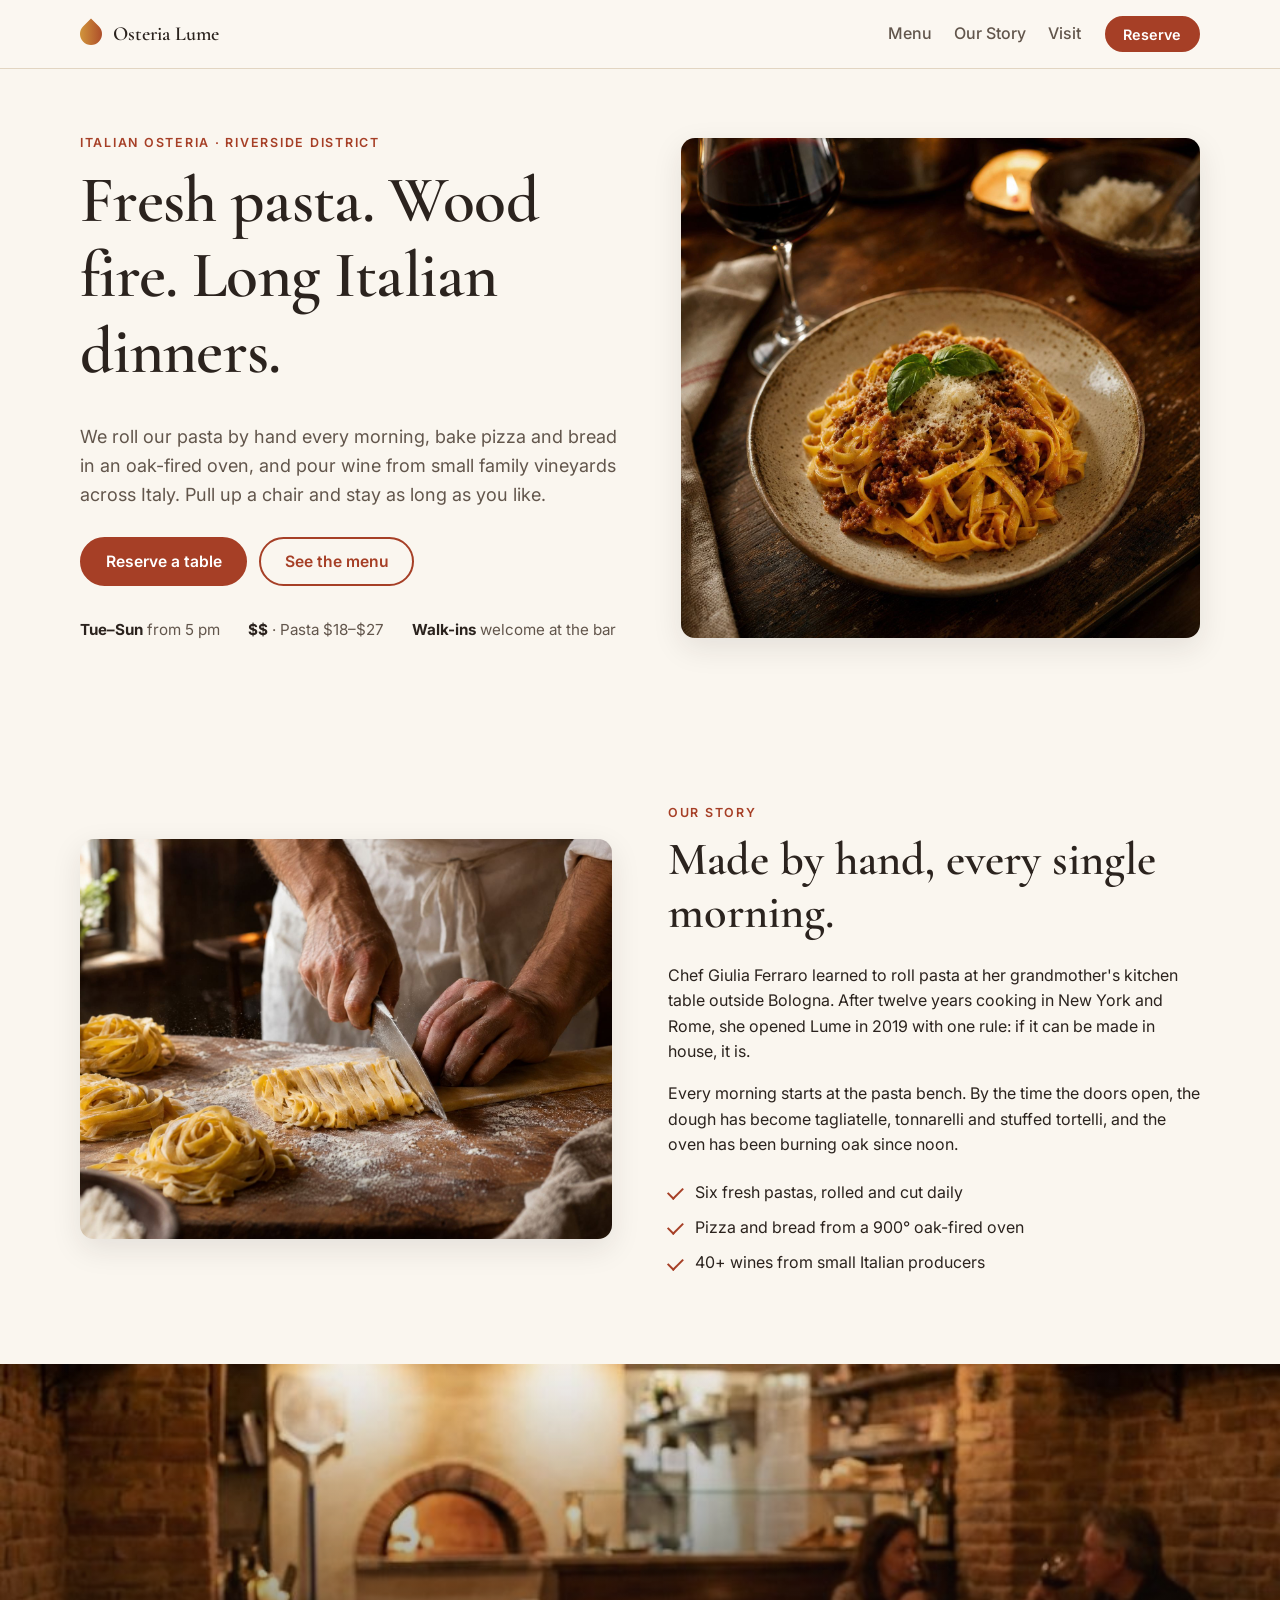
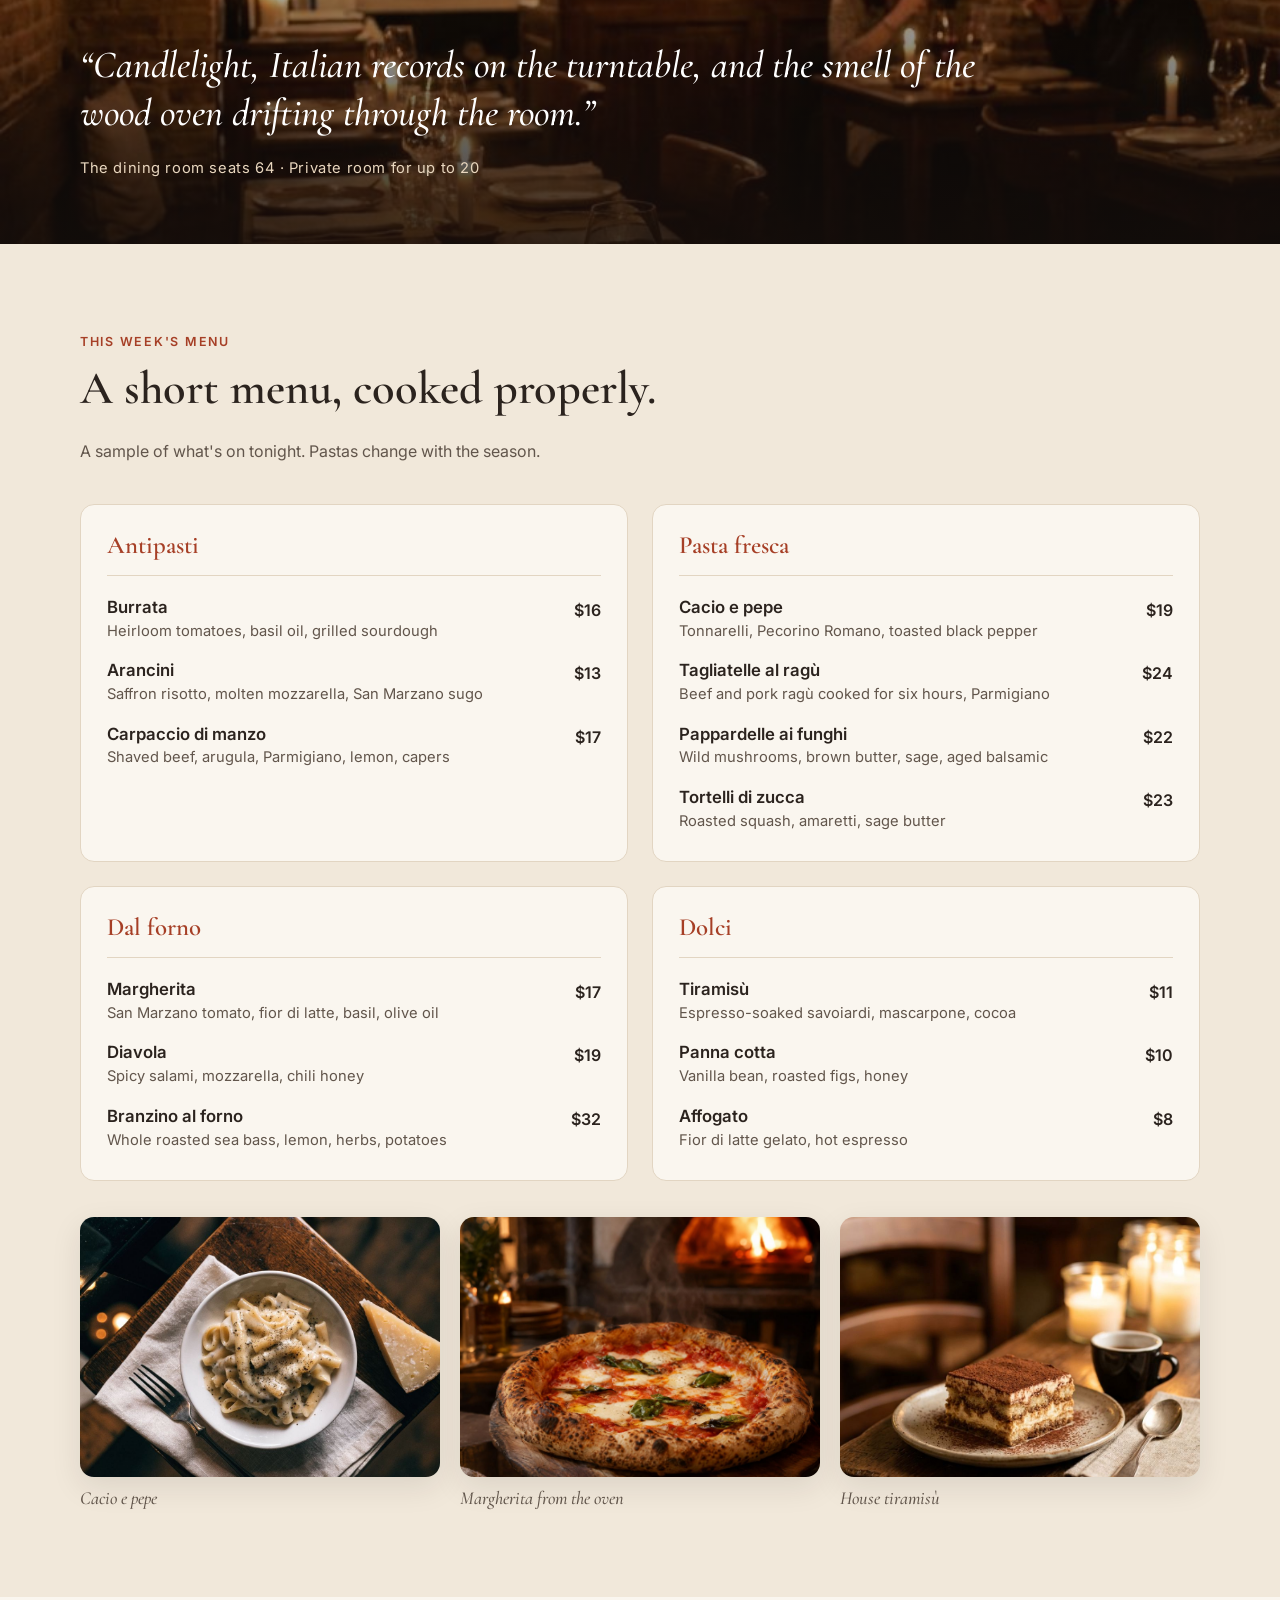
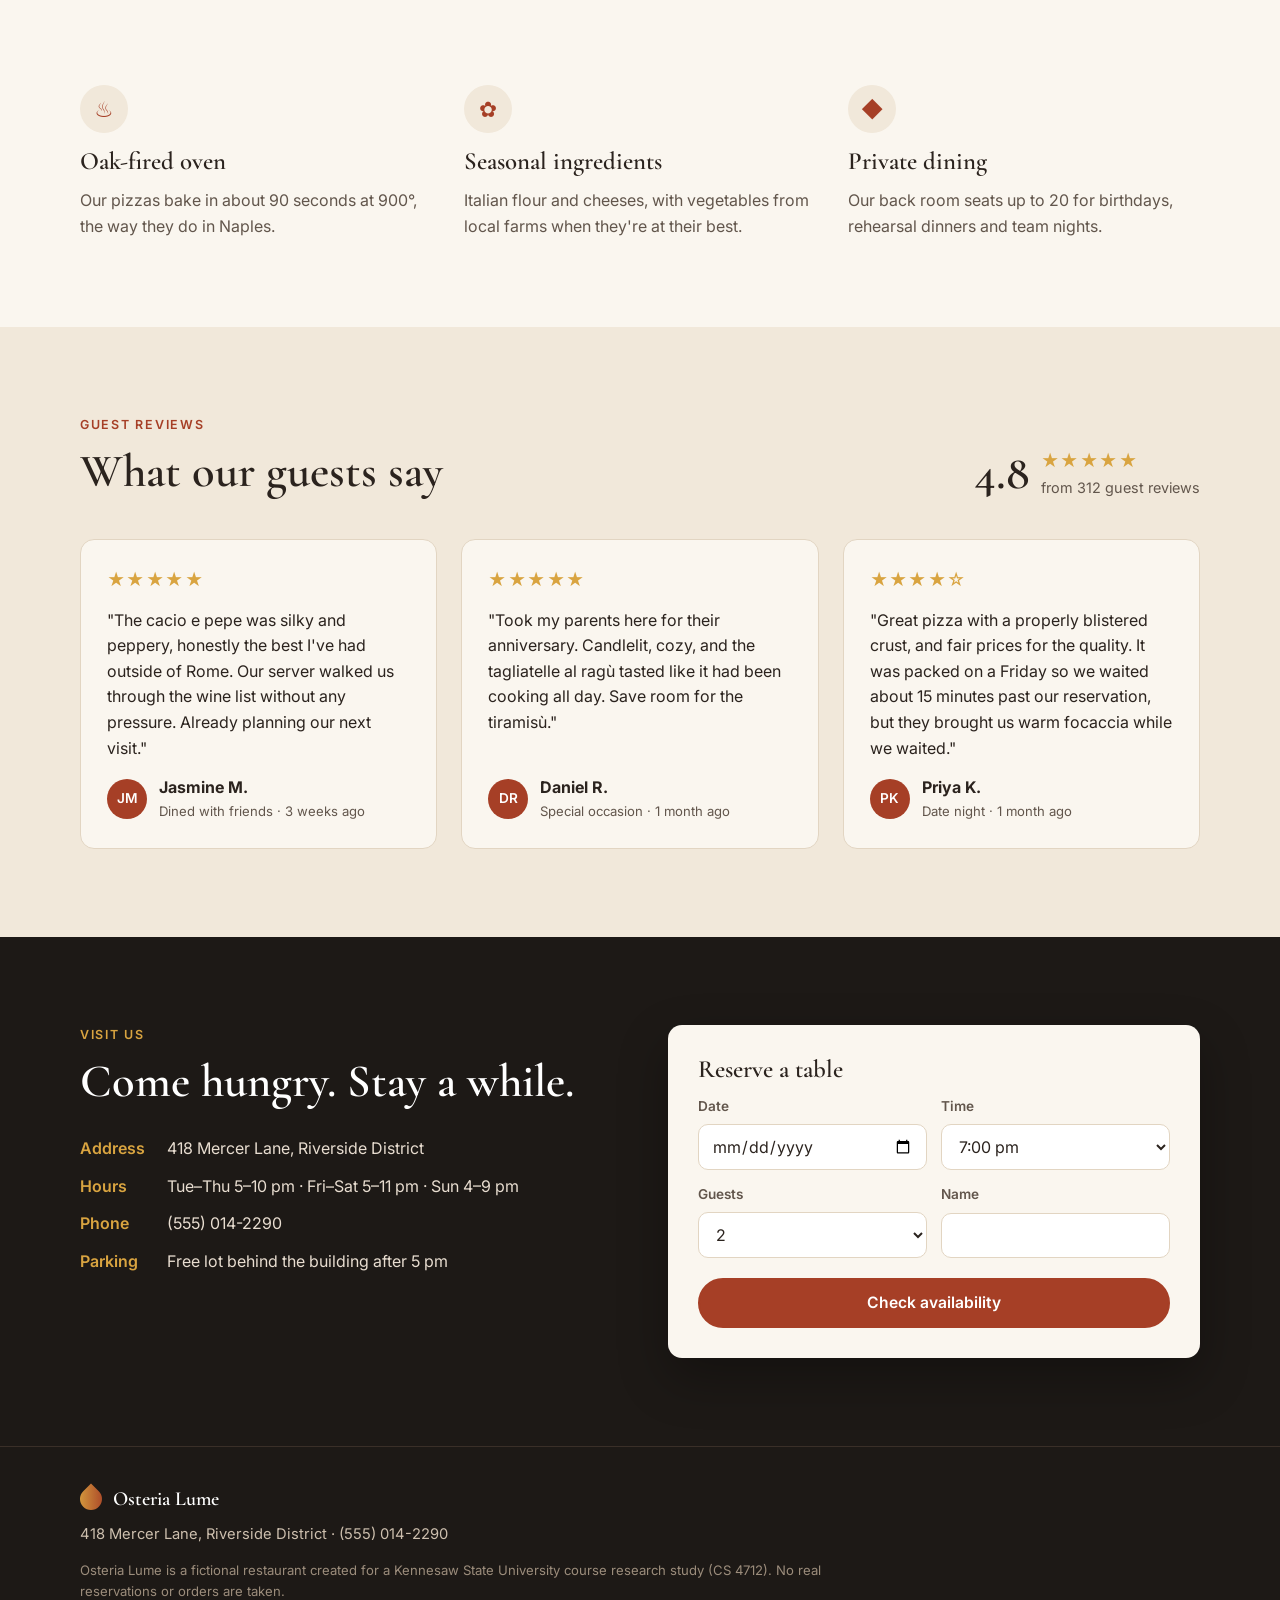
<file: index.html>
<!doctype html>
<html lang="en">
<head>
  <meta charset="utf-8">
  <meta name="viewport" content="width=device-width, initial-scale=1">
  <meta name="robots" content="noindex, nofollow">
  <title>Osteria Lume</title>
  <style>body{margin:0;min-height:100vh;display:grid;place-items:center;background:#fbf7f1;color:#2a211c;font:16px system-ui,sans-serif}</style>
  <script>
    // Random assignment: each visitor is sent to version A or B (50/50).
    // The choice is remembered on that browser so a refresh shows the same version.
    // For your own testing only: add ?v=A or ?v=B to the link (not remembered).
    (function () {
      var pages = { A: "p/7f3a.html", B: "p/c91e.html" };
      var forced = new URLSearchParams(location.search).get("v");
      var g = (forced === "A" || forced === "B") ? forced : null;
      if (!g) {
        try { g = localStorage.getItem("lume_group"); } catch (e) {}
        if (g !== "A" && g !== "B") {
          g = Math.random() < 0.5 ? "A" : "B";
          try { localStorage.setItem("lume_group", g); } catch (e) {}
        }
      }
      location.replace(pages[g]);
    })();
  </script>
</head>
<body>
  <p>Loading&hellip; <noscript>Please <a href="p/7f3a.html">continue here</a>.</noscript></p>
</body>
</html>
</file>
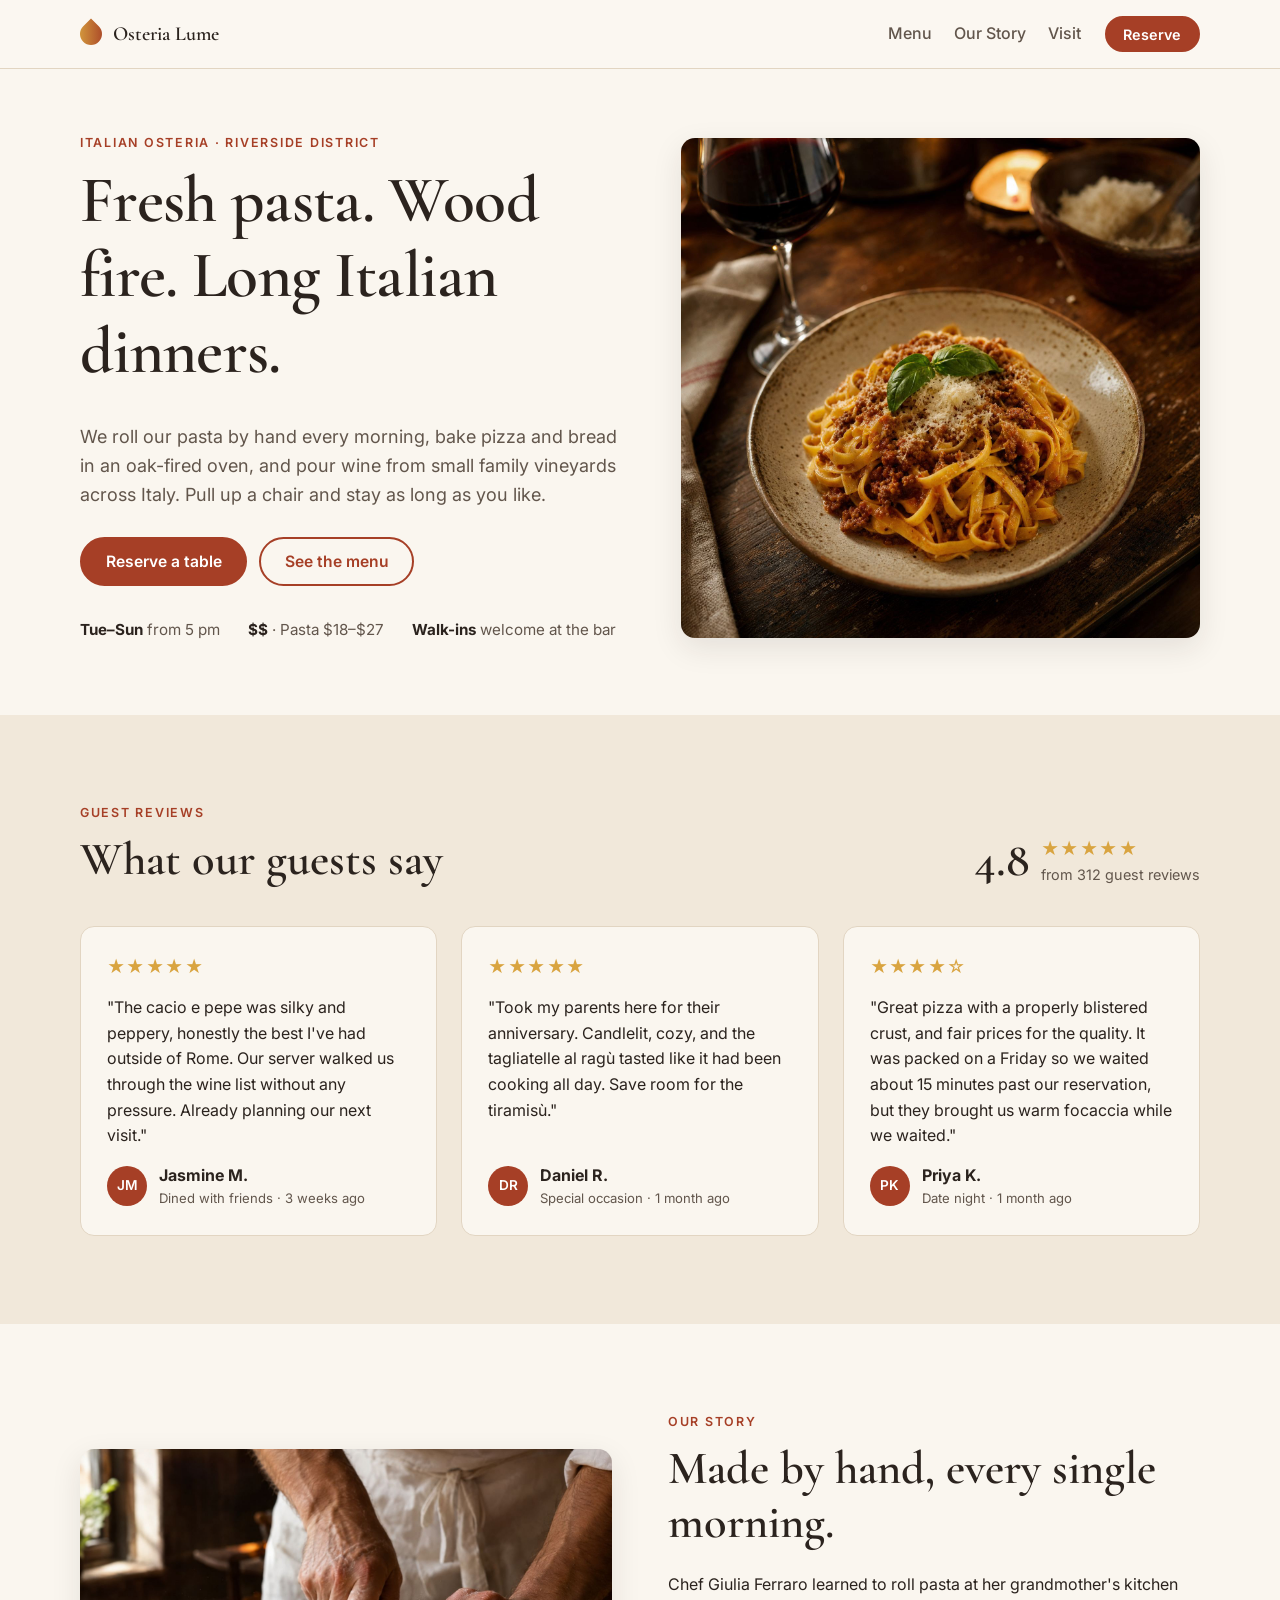
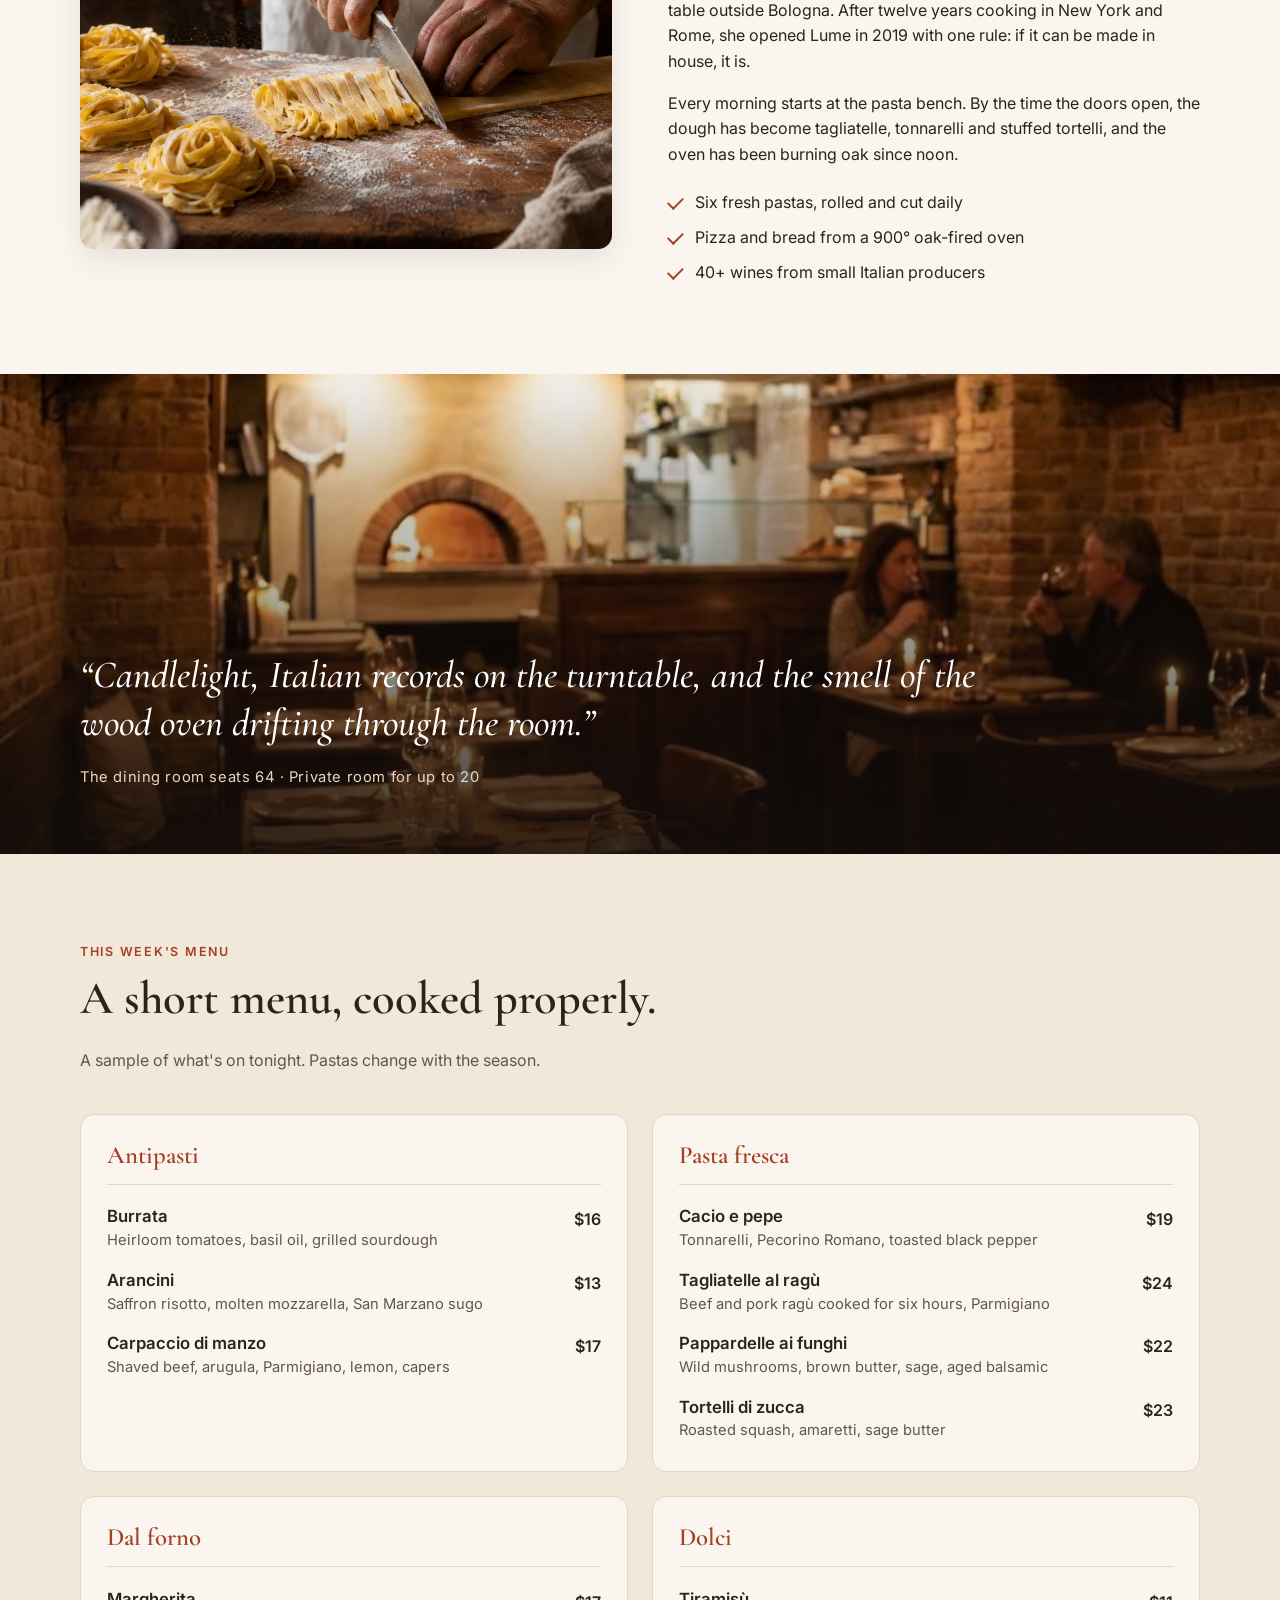
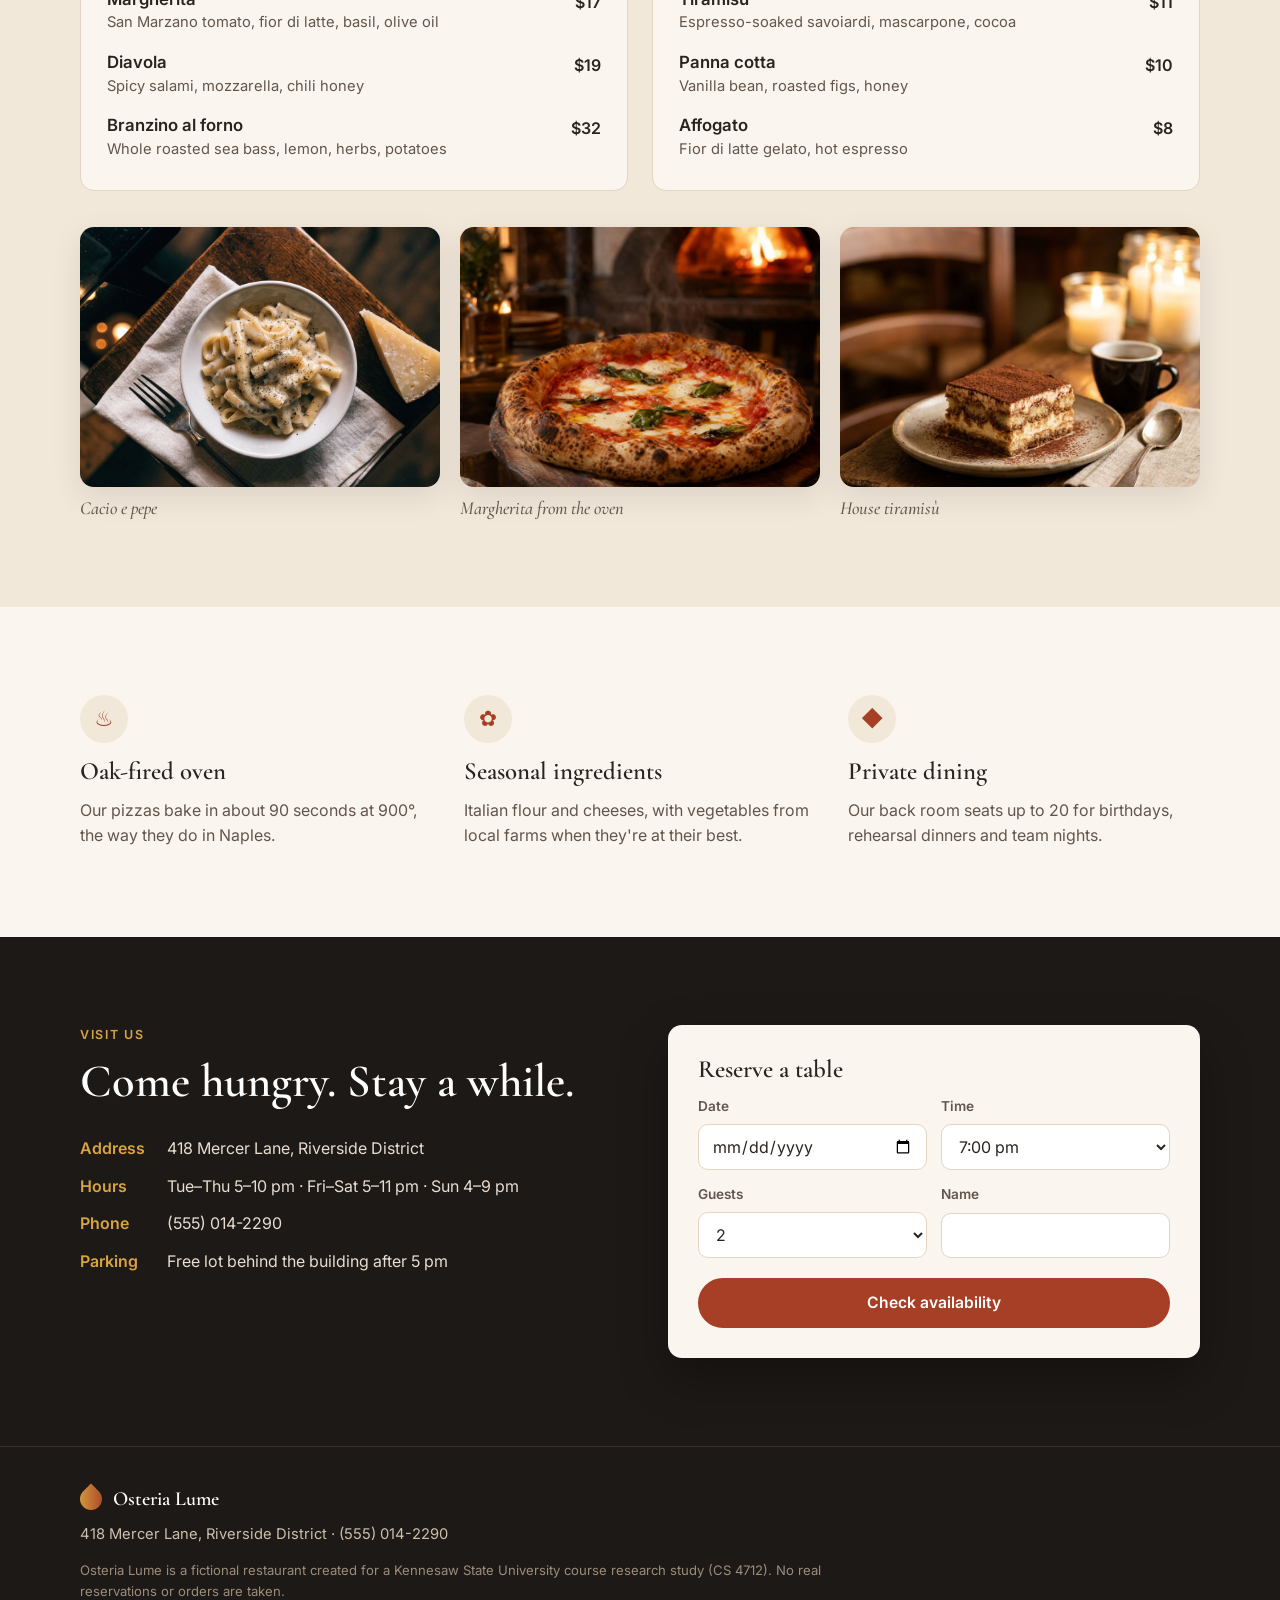
<file: p/7f3a.html>
<!doctype html>
<html lang="en">
<head>
  <meta charset="utf-8">
  <meta name="viewport" content="width=device-width, initial-scale=1">
  <meta name="robots" content="noindex, nofollow">
  <title>Osteria Lume | Handmade Pasta &amp; Wood-Fired Kitchen</title>
  <meta name="description" content="Osteria Lume: handmade pasta, a wood-fired oven and long Italian dinners. Reserve a table.">
  <link rel="preconnect" href="https://fonts.googleapis.com">
  <link rel="preconnect" href="https://fonts.gstatic.com" crossorigin>
  <link href="https://fonts.googleapis.com/css2?family=Cormorant+Garamond:ital,wght@0,500;0,600;1,500&family=Inter:wght@400;500;600&display=swap" rel="stylesheet">
  <link rel="stylesheet" href="../assets/styles.css">
</head>
<body data-group="A">

  <header class="nav">
    <div class="wrap nav__inner">
      <a class="logo" href="#top"><span class="logo__mark" aria-hidden="true"></span>Osteria Lume</a>
      <nav class="nav__links" aria-label="Main">
        <a href="#menu">Menu</a>
        <a href="#story">Our Story</a>
        <a href="#visit">Visit</a>
      </nav>
      <a class="btn btn--small" href="#reserve">Reserve</a>
    </div>
  </header>

  <main id="top">
    <section class="hero">
      <div class="wrap hero__inner">
        <div class="hero__copy">
          <p class="eyebrow">Italian osteria &middot; Riverside District</p>
          <h1>Fresh pasta. Wood fire. Long Italian dinners.</h1>
          <p class="lead">We roll our pasta by hand every morning, bake pizza and bread in an oak-fired oven, and pour wine from small family vineyards across Italy. Pull up a chair and stay as long as you like.</p>
          <div class="hero__actions">
            <a class="btn" href="#reserve">Reserve a table</a>
            <a class="btn btn--ghost" href="#menu">See the menu</a>
          </div>
          <ul class="hero__facts">
            <li><strong>Tue&ndash;Sun</strong> from 5 pm</li>
            <li><strong>$$</strong> &middot; Pasta $18&ndash;$27</li>
            <li><strong>Walk-ins</strong> welcome at the bar</li>
          </ul>
        </div>
        <div class="hero__media photo photo--hero" role="img" aria-label="Tagliatelle al ragù on a candlelit table"></div>
      </div>
    </section>

    <section class="section reviews" id="reviews">
      <div class="wrap">
        <div class="section__head reviews__head">
          <div>
            <p class="eyebrow">Guest reviews</p>
            <h2>What our guests say</h2>
          </div>
          <div class="rating" aria-label="Rated 4.8 out of 5 from 312 reviews">
            <span class="rating__score">4.8</span>
            <span class="stars" aria-hidden="true">&#9733;&#9733;&#9733;&#9733;&#9733;</span>
            <span class="rating__count">from 312 guest reviews</span>
          </div>
        </div>
        <div class="review-grid">
          <figure class="review">
            <span class="stars" aria-hidden="true">&#9733;&#9733;&#9733;&#9733;&#9733;</span>
            <blockquote>"The cacio e pepe was silky and peppery, honestly the best I've had outside of Rome. Our server walked us through the wine list without any pressure. Already planning our next visit."</blockquote>
            <figcaption><span class="avatar" aria-hidden="true">JM</span><span><strong>Jasmine M.</strong><small>Dined with friends &middot; 3 weeks ago</small></span></figcaption>
          </figure>
          <figure class="review">
            <span class="stars" aria-hidden="true">&#9733;&#9733;&#9733;&#9733;&#9733;</span>
            <blockquote>"Took my parents here for their anniversary. Candlelit, cozy, and the tagliatelle al rag&ugrave; tasted like it had been cooking all day. Save room for the tiramis&ugrave;."</blockquote>
            <figcaption><span class="avatar" aria-hidden="true">DR</span><span><strong>Daniel R.</strong><small>Special occasion &middot; 1 month ago</small></span></figcaption>
          </figure>
          <figure class="review">
            <span class="stars" aria-hidden="true">&#9733;&#9733;&#9733;&#9733;&#9734;</span>
            <blockquote>"Great pizza with a properly blistered crust, and fair prices for the quality. It was packed on a Friday so we waited about 15 minutes past our reservation, but they brought us warm focaccia while we waited."</blockquote>
            <figcaption><span class="avatar" aria-hidden="true">PK</span><span><strong>Priya K.</strong><small>Date night &middot; 1 month ago</small></span></figcaption>
          </figure>
        </div>
      </div>
    </section>

    <section class="section" id="story">
      <div class="wrap split">
        <div class="photo photo--story" role="img" aria-label="Hands cutting fresh pasta on a floured board"></div>
        <div>
          <p class="eyebrow">Our story</p>
          <h2>Made by hand, every single morning.</h2>
          <p>Chef Giulia Ferraro learned to roll pasta at her grandmother's kitchen table outside Bologna. After twelve years cooking in New York and Rome, she opened Lume in 2019 with one rule: if it can be made in house, it is.</p>
          <p>Every morning starts at the pasta bench. By the time the doors open, the dough has become tagliatelle, tonnarelli and stuffed tortelli, and the oven has been burning oak since noon.</p>
          <ul class="ticks">
            <li>Six fresh pastas, rolled and cut daily</li>
            <li>Pizza and bread from a 900&deg; oak-fired oven</li>
            <li>40+ wines from small Italian producers</li>
          </ul>
        </div>
      </div>
    </section>

    <section class="mood photo--room" role="img" aria-label="The candlelit dining room in the evening">
      <div class="mood__veil">
        <div class="wrap">
          <p class="mood__quote">&ldquo;Candlelight, Italian records on the turntable, and the smell of the wood oven drifting through the room.&rdquo;</p>
          <p class="mood__cap">The dining room seats 64 &middot; Private room for up to 20</p>
        </div>
      </div>
    </section>

    <section class="section section--tint" id="menu">
      <div class="wrap">
        <div class="section__head">
          <p class="eyebrow">This week's menu</p>
          <h2>A short menu, cooked properly.</h2>
          <p class="muted">A sample of what's on tonight. Pastas change with the season.</p>
        </div>
        <div class="menu">
          <div class="menu__col">
            <h3>Antipasti</h3>
            <div class="dish"><div><h4>Burrata</h4><p>Heirloom tomatoes, basil oil, grilled sourdough</p></div><span>$16</span></div>
            <div class="dish"><div><h4>Arancini</h4><p>Saffron risotto, molten mozzarella, San Marzano sugo</p></div><span>$13</span></div>
            <div class="dish"><div><h4>Carpaccio di manzo</h4><p>Shaved beef, arugula, Parmigiano, lemon, capers</p></div><span>$17</span></div>
          </div>
          <div class="menu__col">
            <h3>Pasta fresca</h3>
            <div class="dish"><div><h4>Cacio e pepe</h4><p>Tonnarelli, Pecorino Romano, toasted black pepper</p></div><span>$19</span></div>
            <div class="dish"><div><h4>Tagliatelle al rag&ugrave;</h4><p>Beef and pork rag&ugrave; cooked for six hours, Parmigiano</p></div><span>$24</span></div>
            <div class="dish"><div><h4>Pappardelle ai funghi</h4><p>Wild mushrooms, brown butter, sage, aged balsamic</p></div><span>$22</span></div>
            <div class="dish"><div><h4>Tortelli di zucca</h4><p>Roasted squash, amaretti, sage butter</p></div><span>$23</span></div>
          </div>
          <div class="menu__col">
            <h3>Dal forno</h3>
            <div class="dish"><div><h4>Margherita</h4><p>San Marzano tomato, fior di latte, basil, olive oil</p></div><span>$17</span></div>
            <div class="dish"><div><h4>Diavola</h4><p>Spicy salami, mozzarella, chili honey</p></div><span>$19</span></div>
            <div class="dish"><div><h4>Branzino al forno</h4><p>Whole roasted sea bass, lemon, herbs, potatoes</p></div><span>$32</span></div>
          </div>
          <div class="menu__col">
            <h3>Dolci</h3>
            <div class="dish"><div><h4>Tiramis&ugrave;</h4><p>Espresso-soaked savoiardi, mascarpone, cocoa</p></div><span>$11</span></div>
            <div class="dish"><div><h4>Panna cotta</h4><p>Vanilla bean, roasted figs, honey</p></div><span>$10</span></div>
            <div class="dish"><div><h4>Affogato</h4><p>Fior di latte gelato, hot espresso</p></div><span>$8</span></div>
          </div>
        </div>
        <div class="gallery">
          <figure><div class="photo photo--dish1" role="img" aria-label="Cacio e pepe"></div><figcaption>Cacio e pepe</figcaption></figure>
          <figure><div class="photo photo--dish2" role="img" aria-label="Margherita pizza from the wood oven"></div><figcaption>Margherita from the oven</figcaption></figure>
          <figure><div class="photo photo--dish3" role="img" aria-label="Tiramisù"></div><figcaption>House tiramis&ugrave;</figcaption></figure>
        </div>
      </div>
    </section>

    <section class="section">
      <div class="wrap features">
        <div class="feature"><span class="feature__icon" aria-hidden="true">&#9832;</span><h3>Oak-fired oven</h3><p>Our pizzas bake in about 90 seconds at 900&deg;, the way they do in Naples.</p></div>
        <div class="feature"><span class="feature__icon" aria-hidden="true">&#10047;</span><h3>Seasonal ingredients</h3><p>Italian flour and cheeses, with vegetables from local farms when they're at their best.</p></div>
        <div class="feature"><span class="feature__icon" aria-hidden="true">&#9670;</span><h3>Private dining</h3><p>Our back room seats up to 20 for birthdays, rehearsal dinners and team nights.</p></div>
      </div>
    </section>


    <section class="section section--dark" id="visit">
      <div class="wrap split split--reserve">
        <div>
          <p class="eyebrow eyebrow--light">Visit us</p>
          <h2>Come hungry. Stay a while.</h2>
          <dl class="info">
            <dt>Address</dt><dd>418 Mercer Lane, Riverside District</dd>
            <dt>Hours</dt><dd>Tue&ndash;Thu 5&ndash;10 pm &middot; Fri&ndash;Sat 5&ndash;11 pm &middot; Sun 4&ndash;9 pm</dd>
            <dt>Phone</dt><dd>(555) 014-2290</dd>
            <dt>Parking</dt><dd>Free lot behind the building after 5 pm</dd>
          </dl>
        </div>
        <form class="reserve" id="reserve" novalidate>
          <h3>Reserve a table</h3>
          <div class="reserve__row">
            <label>Date<input type="date" name="date" required></label>
            <label>Time
              <select name="time"><option>5:30 pm</option><option>6:00 pm</option><option selected>7:00 pm</option><option>7:30 pm</option><option>8:30 pm</option></select>
            </label>
          </div>
          <div class="reserve__row">
            <label>Guests
              <select name="guests"><option>1</option><option selected>2</option><option>3</option><option>4</option><option>5</option><option>6+</option></select>
            </label>
            <label>Name<input type="text" name="name" autocomplete="off"></label>
          </div>
          <button class="btn btn--full" type="submit">Check availability</button>
          <p class="reserve__msg" role="status" hidden>Thanks for trying it out. Osteria Lume is a fictional restaurant created for a research study, so no reservation was made.</p>
        </form>
      </div>
    </section>
  </main>

  <footer class="footer">
    <div class="wrap footer__inner">
      <a class="logo logo--footer" href="#top"><span class="logo__mark" aria-hidden="true"></span>Osteria Lume</a>
      <p>418 Mercer Lane, Riverside District &middot; (555) 014-2290</p>
      <p class="footer__note">Osteria Lume is a fictional restaurant created for a Kennesaw State University course research study (CS 4712). No real reservations or orders are taken.</p>
    </div>
  </footer>

  <aside class="survey-bar" id="surveyBar" hidden>
    <div class="wrap survey-bar__inner">
      <p>Finished looking around? Please continue to the short survey.</p>
      <a class="btn btn--small" id="surveyLink" href="#">Continue to survey &rarr;</a>
    </div>
  </aside>

  <script src="../assets/config.js"></script>
  <script src="../assets/study.js"></script>
</body>
</html>
</file>
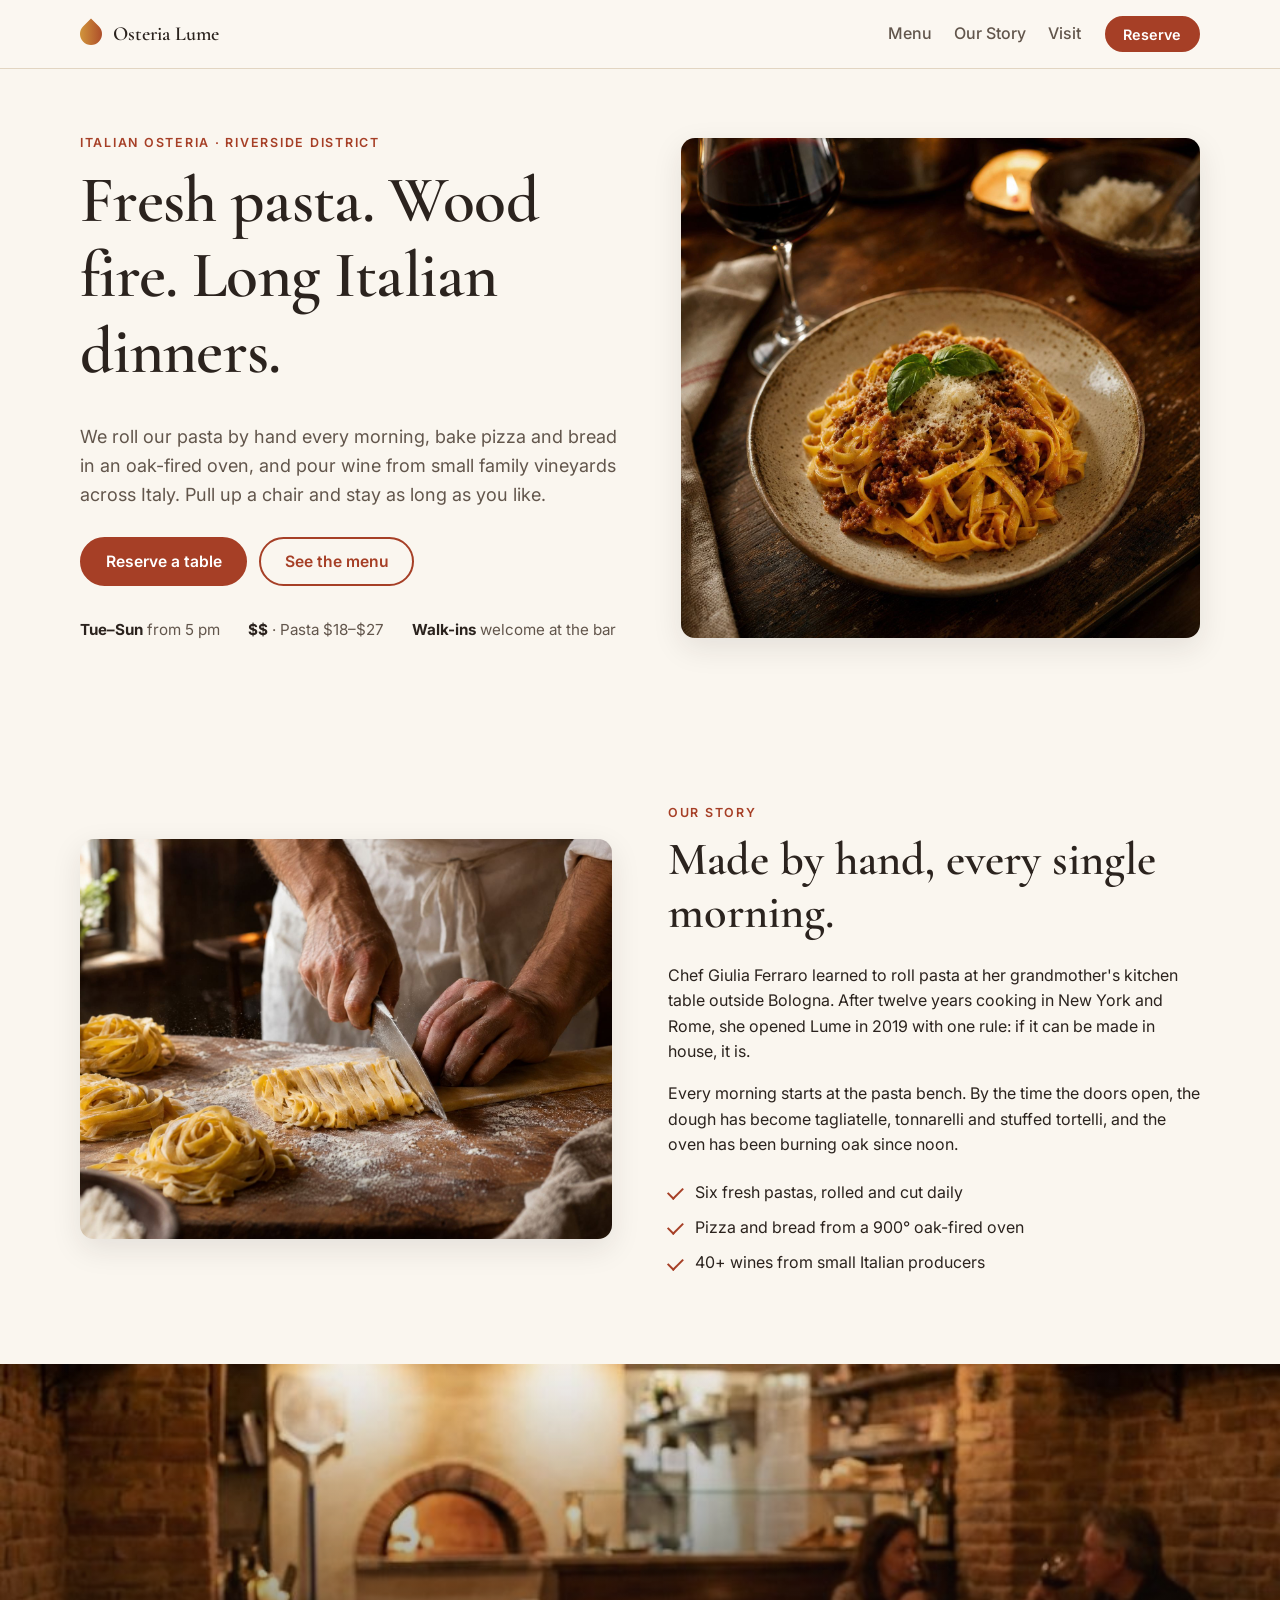
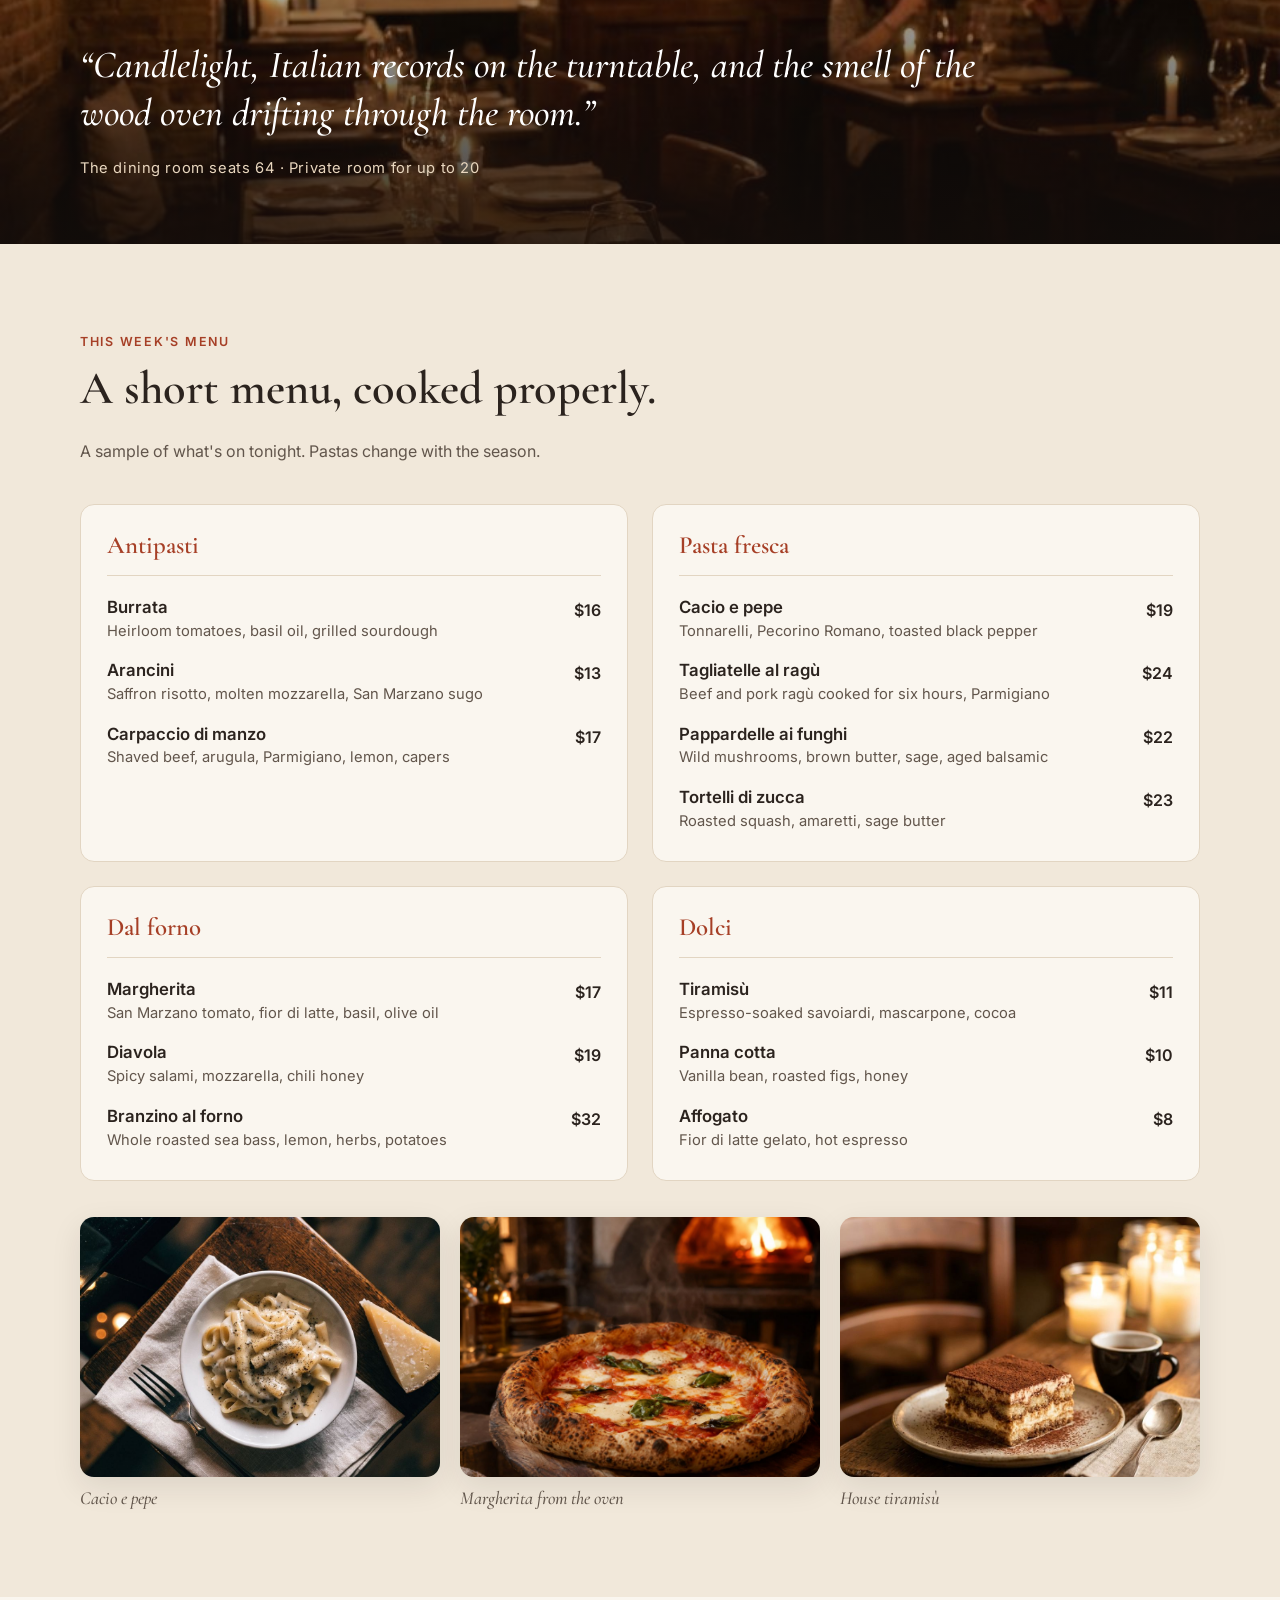
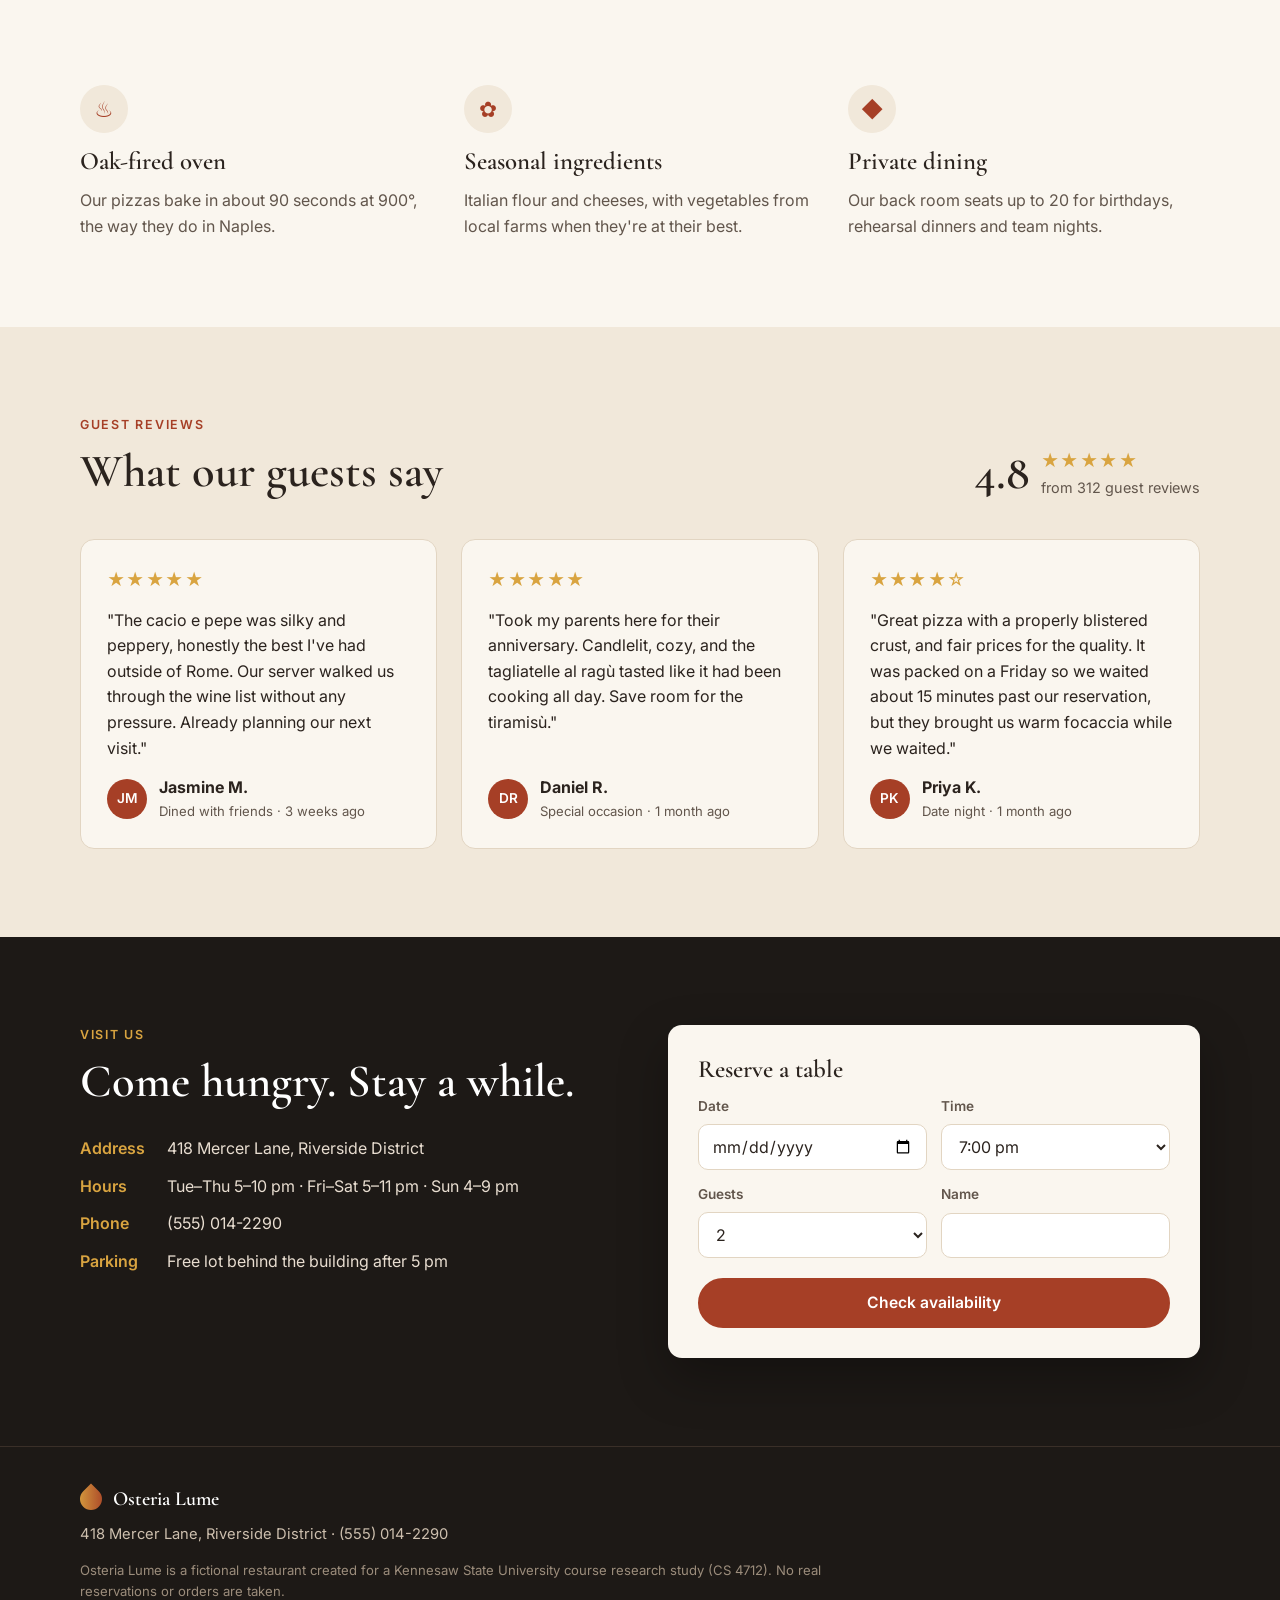
<file: p/c91e.html>
<!doctype html>
<html lang="en">
<head>
  <meta charset="utf-8">
  <meta name="viewport" content="width=device-width, initial-scale=1">
  <meta name="robots" content="noindex, nofollow">
  <title>Osteria Lume | Handmade Pasta &amp; Wood-Fired Kitchen</title>
  <meta name="description" content="Osteria Lume: handmade pasta, a wood-fired oven and long Italian dinners. Reserve a table.">
  <link rel="preconnect" href="https://fonts.googleapis.com">
  <link rel="preconnect" href="https://fonts.gstatic.com" crossorigin>
  <link href="https://fonts.googleapis.com/css2?family=Cormorant+Garamond:ital,wght@0,500;0,600;1,500&family=Inter:wght@400;500;600&display=swap" rel="stylesheet">
  <link rel="stylesheet" href="../assets/styles.css">
</head>
<body data-group="B">

  <header class="nav">
    <div class="wrap nav__inner">
      <a class="logo" href="#top"><span class="logo__mark" aria-hidden="true"></span>Osteria Lume</a>
      <nav class="nav__links" aria-label="Main">
        <a href="#menu">Menu</a>
        <a href="#story">Our Story</a>
        <a href="#visit">Visit</a>
      </nav>
      <a class="btn btn--small" href="#reserve">Reserve</a>
    </div>
  </header>

  <main id="top">
    <section class="hero">
      <div class="wrap hero__inner">
        <div class="hero__copy">
          <p class="eyebrow">Italian osteria &middot; Riverside District</p>
          <h1>Fresh pasta. Wood fire. Long Italian dinners.</h1>
          <p class="lead">We roll our pasta by hand every morning, bake pizza and bread in an oak-fired oven, and pour wine from small family vineyards across Italy. Pull up a chair and stay as long as you like.</p>
          <div class="hero__actions">
            <a class="btn" href="#reserve">Reserve a table</a>
            <a class="btn btn--ghost" href="#menu">See the menu</a>
          </div>
          <ul class="hero__facts">
            <li><strong>Tue&ndash;Sun</strong> from 5 pm</li>
            <li><strong>$$</strong> &middot; Pasta $18&ndash;$27</li>
            <li><strong>Walk-ins</strong> welcome at the bar</li>
          </ul>
        </div>
        <div class="hero__media photo photo--hero" role="img" aria-label="Tagliatelle al ragù on a candlelit table"></div>
      </div>
    </section>

    <section class="section" id="story">
      <div class="wrap split">
        <div class="photo photo--story" role="img" aria-label="Hands cutting fresh pasta on a floured board"></div>
        <div>
          <p class="eyebrow">Our story</p>
          <h2>Made by hand, every single morning.</h2>
          <p>Chef Giulia Ferraro learned to roll pasta at her grandmother's kitchen table outside Bologna. After twelve years cooking in New York and Rome, she opened Lume in 2019 with one rule: if it can be made in house, it is.</p>
          <p>Every morning starts at the pasta bench. By the time the doors open, the dough has become tagliatelle, tonnarelli and stuffed tortelli, and the oven has been burning oak since noon.</p>
          <ul class="ticks">
            <li>Six fresh pastas, rolled and cut daily</li>
            <li>Pizza and bread from a 900&deg; oak-fired oven</li>
            <li>40+ wines from small Italian producers</li>
          </ul>
        </div>
      </div>
    </section>

    <section class="mood photo--room" role="img" aria-label="The candlelit dining room in the evening">
      <div class="mood__veil">
        <div class="wrap">
          <p class="mood__quote">&ldquo;Candlelight, Italian records on the turntable, and the smell of the wood oven drifting through the room.&rdquo;</p>
          <p class="mood__cap">The dining room seats 64 &middot; Private room for up to 20</p>
        </div>
      </div>
    </section>

    <section class="section section--tint" id="menu">
      <div class="wrap">
        <div class="section__head">
          <p class="eyebrow">This week's menu</p>
          <h2>A short menu, cooked properly.</h2>
          <p class="muted">A sample of what's on tonight. Pastas change with the season.</p>
        </div>
        <div class="menu">
          <div class="menu__col">
            <h3>Antipasti</h3>
            <div class="dish"><div><h4>Burrata</h4><p>Heirloom tomatoes, basil oil, grilled sourdough</p></div><span>$16</span></div>
            <div class="dish"><div><h4>Arancini</h4><p>Saffron risotto, molten mozzarella, San Marzano sugo</p></div><span>$13</span></div>
            <div class="dish"><div><h4>Carpaccio di manzo</h4><p>Shaved beef, arugula, Parmigiano, lemon, capers</p></div><span>$17</span></div>
          </div>
          <div class="menu__col">
            <h3>Pasta fresca</h3>
            <div class="dish"><div><h4>Cacio e pepe</h4><p>Tonnarelli, Pecorino Romano, toasted black pepper</p></div><span>$19</span></div>
            <div class="dish"><div><h4>Tagliatelle al rag&ugrave;</h4><p>Beef and pork rag&ugrave; cooked for six hours, Parmigiano</p></div><span>$24</span></div>
            <div class="dish"><div><h4>Pappardelle ai funghi</h4><p>Wild mushrooms, brown butter, sage, aged balsamic</p></div><span>$22</span></div>
            <div class="dish"><div><h4>Tortelli di zucca</h4><p>Roasted squash, amaretti, sage butter</p></div><span>$23</span></div>
          </div>
          <div class="menu__col">
            <h3>Dal forno</h3>
            <div class="dish"><div><h4>Margherita</h4><p>San Marzano tomato, fior di latte, basil, olive oil</p></div><span>$17</span></div>
            <div class="dish"><div><h4>Diavola</h4><p>Spicy salami, mozzarella, chili honey</p></div><span>$19</span></div>
            <div class="dish"><div><h4>Branzino al forno</h4><p>Whole roasted sea bass, lemon, herbs, potatoes</p></div><span>$32</span></div>
          </div>
          <div class="menu__col">
            <h3>Dolci</h3>
            <div class="dish"><div><h4>Tiramis&ugrave;</h4><p>Espresso-soaked savoiardi, mascarpone, cocoa</p></div><span>$11</span></div>
            <div class="dish"><div><h4>Panna cotta</h4><p>Vanilla bean, roasted figs, honey</p></div><span>$10</span></div>
            <div class="dish"><div><h4>Affogato</h4><p>Fior di latte gelato, hot espresso</p></div><span>$8</span></div>
          </div>
        </div>
        <div class="gallery">
          <figure><div class="photo photo--dish1" role="img" aria-label="Cacio e pepe"></div><figcaption>Cacio e pepe</figcaption></figure>
          <figure><div class="photo photo--dish2" role="img" aria-label="Margherita pizza from the wood oven"></div><figcaption>Margherita from the oven</figcaption></figure>
          <figure><div class="photo photo--dish3" role="img" aria-label="Tiramisù"></div><figcaption>House tiramis&ugrave;</figcaption></figure>
        </div>
      </div>
    </section>

    <section class="section">
      <div class="wrap features">
        <div class="feature"><span class="feature__icon" aria-hidden="true">&#9832;</span><h3>Oak-fired oven</h3><p>Our pizzas bake in about 90 seconds at 900&deg;, the way they do in Naples.</p></div>
        <div class="feature"><span class="feature__icon" aria-hidden="true">&#10047;</span><h3>Seasonal ingredients</h3><p>Italian flour and cheeses, with vegetables from local farms when they're at their best.</p></div>
        <div class="feature"><span class="feature__icon" aria-hidden="true">&#9670;</span><h3>Private dining</h3><p>Our back room seats up to 20 for birthdays, rehearsal dinners and team nights.</p></div>
      </div>
    </section>


    <section class="section reviews" id="reviews">
      <div class="wrap">
        <div class="section__head reviews__head">
          <div>
            <p class="eyebrow">Guest reviews</p>
            <h2>What our guests say</h2>
          </div>
          <div class="rating" aria-label="Rated 4.8 out of 5 from 312 reviews">
            <span class="rating__score">4.8</span>
            <span class="stars" aria-hidden="true">&#9733;&#9733;&#9733;&#9733;&#9733;</span>
            <span class="rating__count">from 312 guest reviews</span>
          </div>
        </div>
        <div class="review-grid">
          <figure class="review">
            <span class="stars" aria-hidden="true">&#9733;&#9733;&#9733;&#9733;&#9733;</span>
            <blockquote>"The cacio e pepe was silky and peppery, honestly the best I've had outside of Rome. Our server walked us through the wine list without any pressure. Already planning our next visit."</blockquote>
            <figcaption><span class="avatar" aria-hidden="true">JM</span><span><strong>Jasmine M.</strong><small>Dined with friends &middot; 3 weeks ago</small></span></figcaption>
          </figure>
          <figure class="review">
            <span class="stars" aria-hidden="true">&#9733;&#9733;&#9733;&#9733;&#9733;</span>
            <blockquote>"Took my parents here for their anniversary. Candlelit, cozy, and the tagliatelle al rag&ugrave; tasted like it had been cooking all day. Save room for the tiramis&ugrave;."</blockquote>
            <figcaption><span class="avatar" aria-hidden="true">DR</span><span><strong>Daniel R.</strong><small>Special occasion &middot; 1 month ago</small></span></figcaption>
          </figure>
          <figure class="review">
            <span class="stars" aria-hidden="true">&#9733;&#9733;&#9733;&#9733;&#9734;</span>
            <blockquote>"Great pizza with a properly blistered crust, and fair prices for the quality. It was packed on a Friday so we waited about 15 minutes past our reservation, but they brought us warm focaccia while we waited."</blockquote>
            <figcaption><span class="avatar" aria-hidden="true">PK</span><span><strong>Priya K.</strong><small>Date night &middot; 1 month ago</small></span></figcaption>
          </figure>
        </div>
      </div>
    </section>

    <section class="section section--dark" id="visit">
      <div class="wrap split split--reserve">
        <div>
          <p class="eyebrow eyebrow--light">Visit us</p>
          <h2>Come hungry. Stay a while.</h2>
          <dl class="info">
            <dt>Address</dt><dd>418 Mercer Lane, Riverside District</dd>
            <dt>Hours</dt><dd>Tue&ndash;Thu 5&ndash;10 pm &middot; Fri&ndash;Sat 5&ndash;11 pm &middot; Sun 4&ndash;9 pm</dd>
            <dt>Phone</dt><dd>(555) 014-2290</dd>
            <dt>Parking</dt><dd>Free lot behind the building after 5 pm</dd>
          </dl>
        </div>
        <form class="reserve" id="reserve" novalidate>
          <h3>Reserve a table</h3>
          <div class="reserve__row">
            <label>Date<input type="date" name="date" required></label>
            <label>Time
              <select name="time"><option>5:30 pm</option><option>6:00 pm</option><option selected>7:00 pm</option><option>7:30 pm</option><option>8:30 pm</option></select>
            </label>
          </div>
          <div class="reserve__row">
            <label>Guests
              <select name="guests"><option>1</option><option selected>2</option><option>3</option><option>4</option><option>5</option><option>6+</option></select>
            </label>
            <label>Name<input type="text" name="name" autocomplete="off"></label>
          </div>
          <button class="btn btn--full" type="submit">Check availability</button>
          <p class="reserve__msg" role="status" hidden>Thanks for trying it out. Osteria Lume is a fictional restaurant created for a research study, so no reservation was made.</p>
        </form>
      </div>
    </section>
  </main>

  <footer class="footer">
    <div class="wrap footer__inner">
      <a class="logo logo--footer" href="#top"><span class="logo__mark" aria-hidden="true"></span>Osteria Lume</a>
      <p>418 Mercer Lane, Riverside District &middot; (555) 014-2290</p>
      <p class="footer__note">Osteria Lume is a fictional restaurant created for a Kennesaw State University course research study (CS 4712). No real reservations or orders are taken.</p>
    </div>
  </footer>

  <aside class="survey-bar" id="surveyBar" hidden>
    <div class="wrap survey-bar__inner">
      <p>Finished looking around? Please continue to the short survey.</p>
      <a class="btn btn--small" id="surveyLink" href="#">Continue to survey &rarr;</a>
    </div>
  </aside>

  <script src="../assets/config.js"></script>
  <script src="../assets/study.js"></script>
</body>
</html>
</file>
<file: assets/styles.css>
/* Osteria Lume: shared styles for both study pages */
:root {
  --ink: #2b231e;
  --ink-soft: #62564c;
  --paper: #faf6ef;
  --tint: #f1e8da;
  --line: #e2d5c2;
  --copper: #a63f26;
  --copper-dark: #7f2e1a;
  --char: #1d1916;
  --gold: #d9a440;
  --radius: 14px;
  --shadow: 0 10px 30px rgba(42, 33, 28, .10);
  --serif: "Cormorant Garamond", Georgia, "Times New Roman", serif;
  --sans: "Inter", system-ui, -apple-system, "Segoe UI", Roboto, sans-serif;
}

* { box-sizing: border-box; }
html { scroll-behavior: smooth; }
body {
  margin: 0;
  background: var(--paper);
  color: var(--ink);
  font: 16px/1.6 var(--sans);
  -webkit-font-smoothing: antialiased;
}
img { max-width: 100%; display: block; }
a { color: inherit; }
h1, h2, h3, h4 { font-family: var(--serif); font-weight: 600; line-height: 1.15; margin: 0 0 .5em; }
h1 { font-size: clamp(2.6rem, 5.4vw, 4.1rem); letter-spacing: -.01em; }
h2 { font-size: clamp(2rem, 3.8vw, 2.9rem); }
h3 { font-size: 1.55rem; }
h4 { font-size: 1.05rem; font-family: var(--sans); font-weight: 600; margin: 0 0 .15em; }
p { margin: 0 0 1em; }

.wrap { width: min(1120px, 100% - 32px); margin-inline: auto; }
.muted { color: var(--ink-soft); }
.eyebrow {
  font-size: .78rem; font-weight: 600; letter-spacing: .14em; text-transform: uppercase;
  color: var(--copper); margin-bottom: .8em;
}
.eyebrow--light { color: var(--gold); }
.lead { font-size: 1.13rem; color: var(--ink-soft); max-width: 34em; }

/* Buttons */
.btn {
  display: inline-flex; align-items: center; justify-content: center; gap: .4em;
  padding: .85em 1.5em; border-radius: 999px; border: 2px solid var(--copper);
  background: var(--copper); color: #fff; font: 600 .98rem var(--sans);
  text-decoration: none; cursor: pointer; transition: background .2s, border-color .2s, transform .2s;
}
.btn:hover { background: var(--copper-dark); border-color: var(--copper-dark); transform: translateY(-1px); }
.btn--ghost { background: transparent; color: var(--copper); }
.btn--ghost:hover { background: var(--copper); color: #fff; }
.btn--small { padding: .55em 1.15em; font-size: .9rem; }
.btn--full { width: 100%; }

/* Nav */
.nav {
  position: sticky; top: 0; z-index: 20;
  background: rgba(251, 247, 241, .92); backdrop-filter: blur(8px);
  border-bottom: 1px solid var(--line);
}
.nav__inner { display: flex; align-items: center; gap: 24px; height: 68px; }
.logo { display: inline-flex; align-items: center; gap: .55em; font: 600 1.25rem var(--serif); text-decoration: none; }
.logo__mark {
  width: 22px; height: 22px; border-radius: 50% 0 50% 50%; transform: rotate(-45deg);
  background: linear-gradient(135deg, var(--gold), var(--copper));
}
.nav__links { display: flex; gap: 22px; margin-left: auto; }
.nav__links a { text-decoration: none; font-weight: 500; color: var(--ink-soft); }
.nav__links a:hover { color: var(--copper); }

/* Photos: drop real images into /img to replace the warm fallbacks */
.photo {
  border-radius: var(--radius);
  background-color: #6b3a22;
  background-size: cover; background-position: center;
  min-height: 220px;
  box-shadow: var(--shadow);
}
.photo--hero  { background-image: url("../img/hero.jpg"),  radial-gradient(circle at 50% 55%, #c9822f 0, #8a3a1c 28%, #3a2116 62%, #1b1411 100%); min-height: 500px; }
.photo--story { background-image: url("../img/story.jpg"), linear-gradient(160deg, #e9dcc4 0, #cdb48c 45%, #6f4a2c 100%); min-height: 400px; }
.photo--room  { background-image: url("../img/room.jpg"),  radial-gradient(ellipse at 30% 60%, #b5652a 0, #5a2e18 35%, #1d1512 80%); }
.photo--dish1 { background-image: url("../img/dish1.jpg"), radial-gradient(circle at 50% 50%, #f0dca4 0, #e2c682 26%, #f2ece2 27%, #e6dccb 44%, #3a2a20 45%); }
.photo--dish2 { background-image: url("../img/dish2.jpg"), radial-gradient(circle at 50% 50%, #c43a22 0, #b8321d 22%, #f3e6c8 23%, #d99a4c 40%, #2c201a 41%); }
.photo--dish3 { background-image: url("../img/dish3.jpg"), linear-gradient(180deg, #5b3a26 0, #5b3a26 18%, #efe2c8 19%, #e9d9bb 40%, #6b4529 41%, #efe2c8 60%, #3a2a20 61%); }

/* Atmosphere band */
.mood { display: block; background-color: #2a1c15; background-size: cover; background-position: center; min-height: 480px; position: relative; }
.mood__veil { min-height: 480px; display: flex; align-items: flex-end; padding: 64px 0; background: linear-gradient(180deg, rgba(20,14,11,.05) 0%, rgba(20,14,11,.35) 45%, rgba(20,14,11,.85) 100%); color: #fff; }
.mood__quote { font: italic 500 clamp(1.6rem, 3.2vw, 2.4rem)/1.25 var(--serif); max-width: 24em; margin: 0 0 .5em; }
.mood__cap { margin: 0; color: #e9d7bf; font-size: .92rem; letter-spacing: .04em; }

/* Hero */
.hero { padding: 64px 0 72px; }
.hero__inner { display: grid; grid-template-columns: 1.05fr 1fr; gap: 56px; align-items: center; }
.hero__actions { display: flex; flex-wrap: wrap; gap: 12px; margin: 28px 0 32px; }
.hero__facts { list-style: none; padding: 0; margin: 0; display: flex; flex-wrap: wrap; gap: 10px 28px; color: var(--ink-soft); font-size: .95rem; }
.hero__facts strong { color: var(--ink); }

/* Sections */
.section { padding: 88px 0; }
.section--tint { background: var(--tint); }
.section--dark { background: var(--char); color: #f3ebe0; }
.section--dark h2 { color: #fff; }
.section__head { max-width: 640px; margin-bottom: 40px; }
.split { display: grid; grid-template-columns: 1fr 1fr; gap: 56px; align-items: center; }
.ticks { list-style: none; padding: 0; margin: 1.4em 0 0; display: grid; gap: .6em; }
.ticks li { padding-left: 1.7em; position: relative; }
.ticks li::before { content: ""; position: absolute; left: 0; top: .45em; width: .8em; height: .45em; border-left: 2px solid var(--copper); border-bottom: 2px solid var(--copper); transform: rotate(-45deg); }

/* Menu */
.menu { display: grid; grid-template-columns: repeat(2, 1fr); gap: 24px; }
.menu__col { background: var(--paper); border: 1px solid var(--line); border-radius: var(--radius); padding: 26px 26px 10px; }
.menu__col h3 { color: var(--copper); border-bottom: 1px solid var(--line); padding-bottom: .6em; margin-bottom: .9em; }
.dish { display: flex; justify-content: space-between; gap: 16px; margin-bottom: 18px; }
.dish p { margin: 0; color: var(--ink-soft); font-size: .92rem; }
.dish span { font-weight: 600; white-space: nowrap; }
.gallery { display: grid; grid-template-columns: repeat(3, 1fr); gap: 20px; margin-top: 36px; }
.gallery figure { margin: 0; }
.gallery .photo { min-height: 260px; }
.gallery figcaption { margin-top: 10px; font: italic 500 1.15rem var(--serif); color: var(--ink-soft); }

/* Features */
.features { display: grid; grid-template-columns: repeat(3, 1fr); gap: 32px; }
.feature__icon {
  display: inline-grid; place-items: center; width: 48px; height: 48px; border-radius: 50%;
  background: var(--tint); color: var(--copper); font-size: 1.35rem; margin-bottom: 14px;
}
.feature p { color: var(--ink-soft); margin: 0; }

/* Visit + reserve */
.split--reserve { align-items: start; }
.info { display: grid; grid-template-columns: max-content 1fr; gap: 12px 22px; margin: 28px 0 0; }
.info dt { color: var(--gold); font-weight: 600; }
.info dd { margin: 0; color: #e8ddd0; }
.reserve { background: var(--paper); color: var(--ink); border-radius: var(--radius); padding: 30px; box-shadow: 0 20px 50px rgba(0,0,0,.3); }
.reserve__row { display: grid; grid-template-columns: 1fr 1fr; gap: 14px; margin-bottom: 14px; }
.reserve label { display: grid; gap: 6px; font-size: .85rem; font-weight: 600; color: var(--ink-soft); }
.reserve input, .reserve select {
  font: 1rem var(--sans); padding: .7em .8em; border: 1px solid var(--line); border-radius: 10px;
  background: #fff; color: var(--ink); width: 100%; min-width: 0;
}
.reserve button { margin-top: 6px; }
.reserve__msg { margin: 16px 0 0; padding: 12px 14px; background: var(--tint); border-radius: 10px; font-size: .92rem; }

/* Reviews (the only section whose position differs between page versions) */
.reviews { background: var(--tint); }
.reviews__head { display: flex; justify-content: space-between; align-items: flex-end; gap: 24px; max-width: none; flex-wrap: wrap; }
.reviews__head h2 { margin: 0; }
.rating { display: grid; grid-template-columns: auto auto; column-gap: 12px; align-items: center; }
.rating__score { grid-row: span 2; font: 600 3rem/1 var(--serif); color: var(--ink); }
.rating__count { color: var(--ink-soft); font-size: .9rem; }
.stars { color: var(--gold); letter-spacing: .08em; font-size: 1.1rem; }
.review-grid { display: grid; grid-template-columns: repeat(3, 1fr); gap: 24px; }
.review { margin: 0; background: var(--paper); border: 1px solid var(--line); border-radius: var(--radius); padding: 26px; display: flex; flex-direction: column; gap: 14px; }
.review blockquote { margin: 0; flex: 1; }
.review figcaption { display: flex; align-items: center; gap: 12px; }
.review figcaption span:last-child { display: grid; }
.review small { color: var(--ink-soft); font-size: .82rem; }
.avatar { width: 40px; height: 40px; border-radius: 50%; display: grid; place-items: center; background: var(--copper); color: #fff; font-weight: 600; font-size: .85rem; flex: none; }

/* Footer */
.footer { background: var(--char); color: #cdbfae; padding: 40px 0 120px; border-top: 1px solid #3a2f28; }
.footer__inner p { margin: .4em 0 0; font-size: .92rem; }
.logo--footer { color: #fff; }
.footer__note { font-size: .82rem !important; color: #9c8d7c; max-width: 60em; margin-top: 1em !important; }

/* Survey hand-off bar (identical on both versions) */
.survey-bar { position: fixed; left: 0; right: 0; bottom: 0; z-index: 30; background: var(--ink); color: #fff; box-shadow: 0 -8px 24px rgba(0,0,0,.2); transform: translateY(100%); transition: transform .35s ease; }
.survey-bar.is-visible { transform: translateY(0); }
.survey-bar__inner { display: flex; align-items: center; justify-content: space-between; gap: 16px; padding: 14px 0; }
.survey-bar p { margin: 0; font-weight: 500; }

/* Responsive */
@media (max-width: 900px) {
  .hero__inner, .split, .menu, .features, .review-grid { grid-template-columns: 1fr; }
  .mood, .mood__veil { min-height: 360px; }
  .hero { padding-top: 36px; }
  .photo--hero { min-height: 300px; }
  .photo--story { min-height: 260px; }
  .section { padding: 64px 0; }
  .gallery { grid-template-columns: 1fr; gap: 18px; }
  .gallery .photo { min-height: 240px; }
}
@media (max-width: 640px) {
  .nav__links { display: none; }
  .nav__inner { justify-content: space-between; }
  .reserve__row { grid-template-columns: 1fr; }
  .reserve { padding: 22px; }
  .survey-bar__inner { flex-direction: column; align-items: stretch; text-align: center; }
  .info { grid-template-columns: 1fr; gap: 2px; }
  .info dd { margin-bottom: 10px; }
}
</file>
